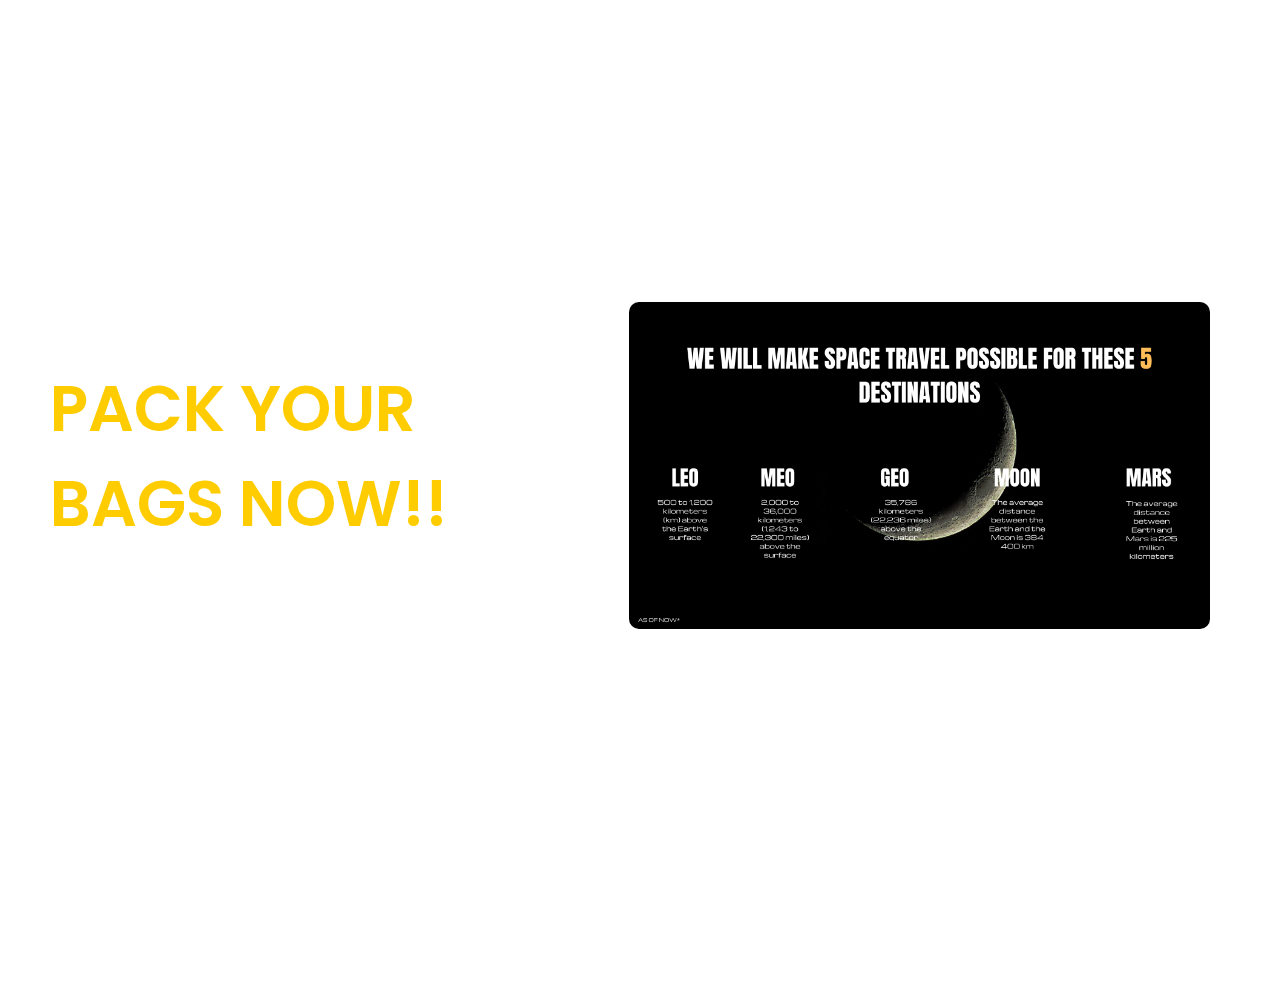
<file: book.html>
<!DOCTYPE html>
<html lang="en">
<head>
    <meta charset="UTF-8">
    <meta name="viewport" content="width=device-width, initial-scale=1.0">
    <meta http-equiv="X-UA-Compatible" content="IE=edge">
    <title>Home - IndieSpace</title>
    <link rel="stylesheet" href="styles.css">
</head>
<body>
    <header>
        <nav>
            <ul>
                <li><a href="index.html">Back to our Base</a></li>
            </ul>
        </nav>
    </header>

    <section class="home-content">
        <!-- Left Side: Headline and Subline -->
        <div class="quote-section">
            <h1 class="quote">PACK YOUR BAGS NOW!!</h1>
            <p class="subline">GET READY FOR THE RIDE TO MOON, MARS & BEYOND</p>
        </div>

        <!-- Right Side: Image -->
        <div class="image-section">
            <img src="images/dest.png" alt="Space Image" class="home-image">
            <p class="reality-text">We Can't Hold The Excitement!!</p>
        </div>
    </section>
</body>
</html>
</file>
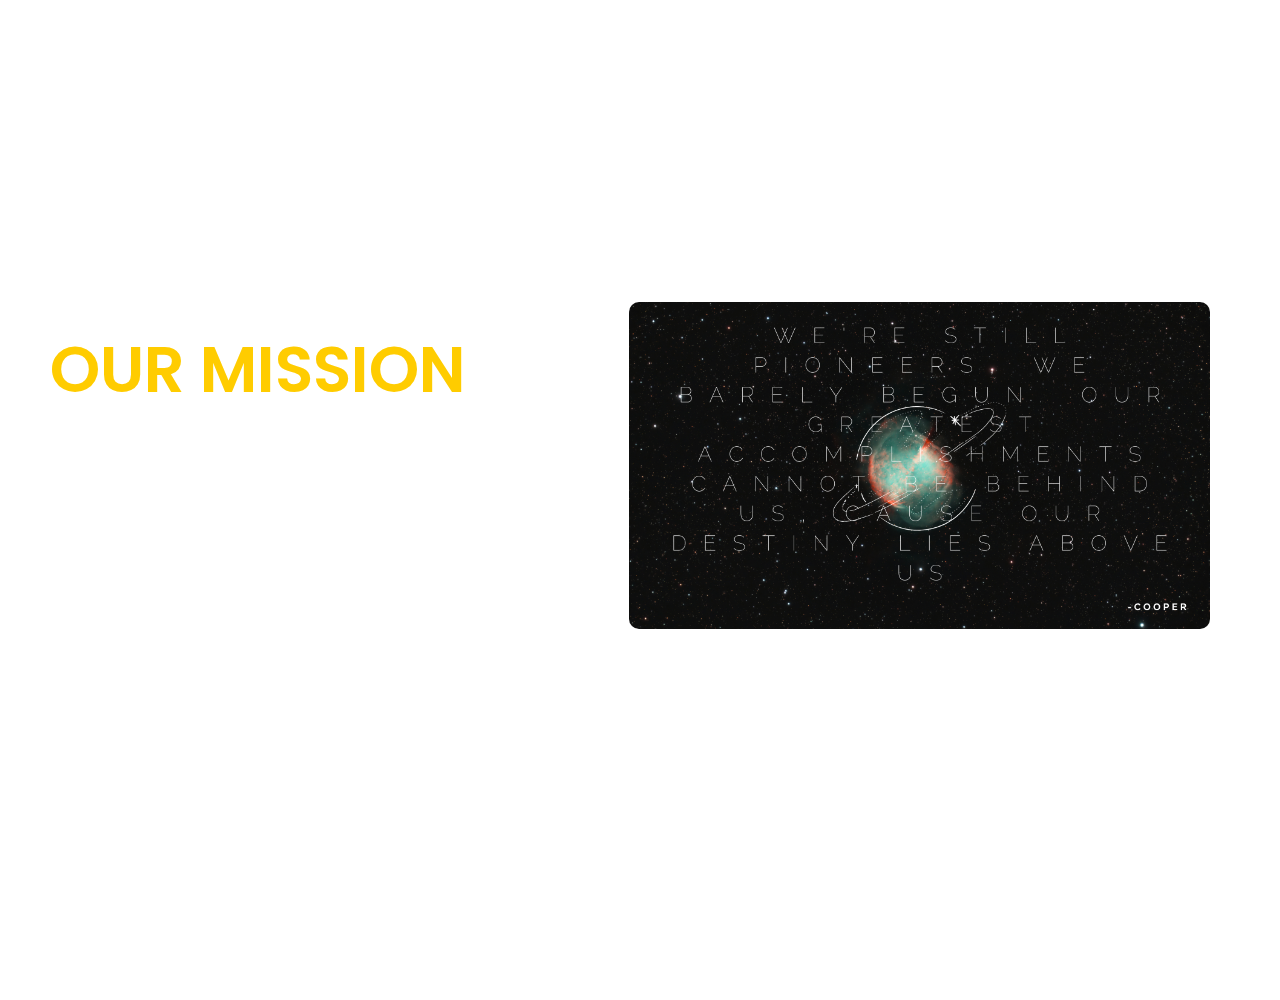
<file: mission.html>
<!DOCTYPE html>
<html lang="en">
<head>
    <meta charset="UTF-8">
    <meta name="viewport" content="width=device-width, initial-scale=1.0">
    <meta http-equiv="X-UA-Compatible" content="IE=edge">
    <title>Home - IndieSpace</title>
    <link rel="stylesheet" href="styles.css">
</head>
<body>
    <header>
        <nav>
            <ul>
                <li><a href="index.html">Back to our Base</a></li>
            </ul>
        </nav>
    </header>

    <section class="home-content">
        <!-- Left Side: Headline and Subline -->
        <div class="quote-section">
            <h1 class="quote">OUR MISSION</h1>
            <p class="subline">"A visionary movement fueling India’s dream of space exploration. Committed to reducing costs and launching humanity into LEO, MEO, GEO, the Moon, and Mars, INDIESPACE aims to make space accessible for all, aspiring to put an Indian on Mars by 2032 and pioneer in this field. Join us as we transform the future of space travel!"</p>
        </div>

        <!-- Right Side: Image -->
        <div class="image-section">
            <img src="images/mission.png" alt="Space Image" class="home-image">
            <p class="reality-text">- InterStellar</p>
        </div>
    </section>
</body>
</html>
</file>
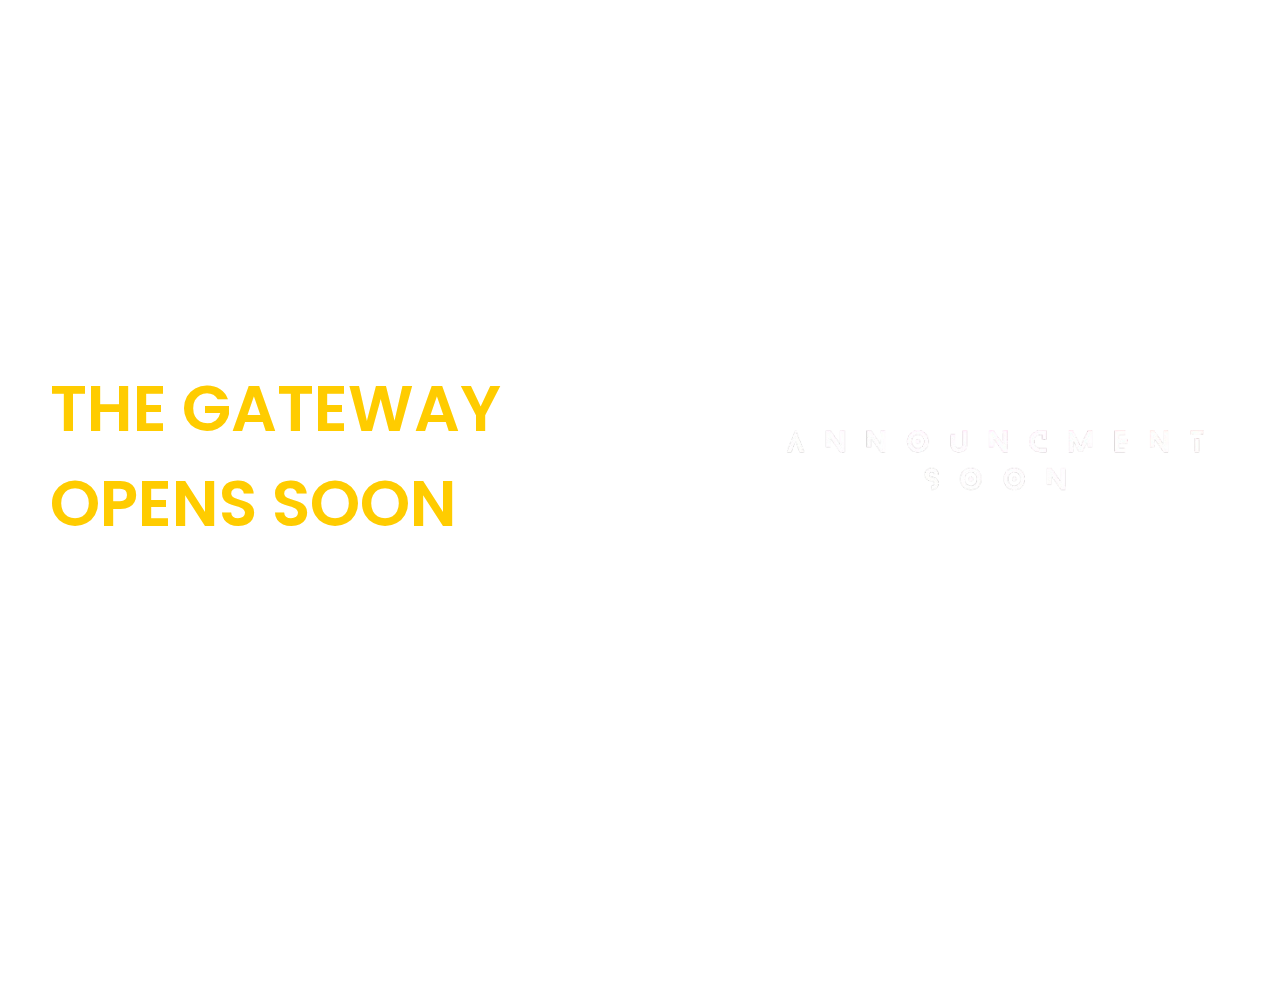
<file: upcoming.html>
<!DOCTYPE html>
<html lang="en">
<head>
    <meta charset="UTF-8">
    <meta name="viewport" content="width=device-width, initial-scale=1.0">
    <meta http-equiv="X-UA-Compatible" content="IE=edge">
    <title>Home - IndieSpace</title>
    <link rel="stylesheet" href="styles.css">
</head>
<body>
    <header>
        <nav>
            <ul>
                <li><a href="index.html">Back to our Base</a></li>
            </ul>
        </nav>
    </header>

    <section class="home-content">
        <!-- Left Side: Headline and Subline -->
        <div class="quote-section">
            <h1 class="quote">THE GATEWAY OPENS SOON</h1>
            <p class="subline">WE WILL BE ANNOUNCING THE LAUNCH DATES BEFORE MARCH 2025</p>
        </div>

        <!-- Right Side: Image -->
        <div class="image-section">
            <img src="images/soon.png" alt="Space Image" class="home-image">
            <p class="reality-text">We Can't Hold The Excitement!!</p>
        </div>
    </section>
</body>
</html>
</file>
<file: styles.css>
/* Importing Poppins and Roboto fonts from Google Fonts */
@import url('https://fonts.googleapis.com/css2?family=Poppins:wght@300;400;600;700&family=Roboto:wght@400;500&display=swap');

body {
    font-family: 'Poppins', sans-serif;
    margin: 0;
    padding: 0;
    background: url('https://images6.alphacoders.com/127/1275171.jpg') no-repeat center center/cover;
    background-attachment: fixed;
    color: white;
}

/* Style for the company logo */
.logo {
    width: 210px;
    height: auto;
    position: absolute;
    left: 20px;
    top: 10px;
}

/* Header and navigation styling */
header {
    color: white;
    padding: 30px 0;
    text-align: center;
    position: fixed;
    width: 100%;
    top: 0;
    z-index: 1000;
}

nav ul {
    list-style-type: none;
    padding: 0;
    margin: 0;
}

nav ul li {
    display: inline;
    margin-right: 40px;
}

nav ul li a {
    color: white;
    text-decoration: none;
    font-size: 18px;
}

/* Styling for the Home page content */
.home-content {
    display: flex;
    flex-direction: row;
    justify-content: space-between;
    align-items: center;
    height: 100vh;
    padding: 50px;
}

/* Left Side: Styling the Headline and Subline */
.quote-section {
    flex: 1;
    max-width: 45%; /* Allow space for the text */
    padding-right: 20px; /* Add some padding to the right */
}

.quote {
    font-size: 4em;
    font-family: 'Poppins', sans-serif;
    font-weight: 600;
    margin: 0;
    color: #ffcc00; /* Bold and catchy headline in a bright color */
}

.subline {
    font-size: 1.2em;
    margin-top: 10px;
    color: #ffffff; /* Keep the subline clear and simple */
}

/* Right Side: Image Styling */
.image-section {
    flex: 1.5;
    text-align: right;
    padding-right: 20px; /* Image will align to the extreme right */
}

.home-image {
    max-width: 85%; /* Shrink the image slightly for balance */
    height: auto;
    border-radius: 10px;
    animation: fadeIn 2s ease-in-out; /* Subtle fade-in animation */
}

/* Animation for Image Appearance */
@keyframes fadeIn {
    0% { opacity: 0; transform: translateX(30px); } /* Start off-screen */
    100% { opacity: 1; transform: translateX(0); } /* Slide in smoothly */
}

/* Styling for "This will be a reality soon" text */
.reality-text {
    font-family: 'Roboto', sans-serif;
    font-size: 1.2em;
    color: #ffffff;
    margin-top: 20px;
    text-align: right; /* Align with the image */
}

/* Hero section with left-aligned text */
.hero-section {
    height: 100vh;
    display: flex;
    justify-content: flex-start;
    align-items: center;
    padding-left: 80px;
    position: relative;
}

/* Gradient text for the hero section */
.hero-text h1 {
    font-size: 4em;
    font-weight: 700;
    background: linear-gradient(90deg, #8ca8b0, #386ca4);
    background-clip: text;
    -webkit-background-clip: text;
    color: transparent;
    -webkit-text-fill-color: transparent;
    margin-bottom: 10px;
}

.hero-text p {
    font-size: 1.0em;
    font-weight: 300;
    background: linear-gradient(90deg, #c1c5c6, #537889);
    background-clip: text;
    -webkit-background-clip: text;
    color: transparent;
    -webkit-text-fill-color: transparent;
    margin-top: 0;
    margin-bottom: 0;
}

/* Rocket image styling - size and animation */
.rocket-img {
    width: 550px; /* Increased the rocket size */
    height: auto;
    position: absolute;
    right: 25px;
    bottom: 0;
    animation: launch 10s ease-in-out infinite; /* Launch animation */
}

@keyframes launch {
    0% { transform: translateY(0); }
    30% { transform: translateY(-400px); } /* Rocket moving up */
    100% { transform: translateY(-100vh); } /* Rocket disappears off the screen */
}

/* Footer styling */
footer {
    color: white;
    padding: 20px 0;
    text-align: center;
}

.footer-content {
    display: flex;
    justify-content: space-between;
    align-items: center;
    max-width: 1200px;
    margin: 0 auto;
    padding: 20px;
}

.social-media {
    display: flex;
    align-items: center;
}

.social-title {
    margin-right: 10px;
}

.social-logo {
    width: 30px;
    height: auto;
    margin: 0 10px;
    transition: transform 0.3s;
}

.social-logo:hover {
    transform: scale(1.1);
}

/* Email Us section styling */
.email-us {
    margin-top: 20px;
}

.email-link {
    color: #ffffff;
    text-decoration: underline;
}

.email-link:hover {
    color: #ffcc00;
}


.mission-section {
    font-family: system-ui, -apple-system, BlinkMacSystemFont, 'Segoe UI', Roboto, Oxygen, Ubuntu, Cantarell, 'Open Sans', 'Helvetica Neue', sans-serif;
    margin-left: 500px;
    flex: 1.5;
    height:572px;
    width:1000px;
    text-align: right;
    padding-right: 20px; /* Image will align to the extreme right */
}
</file>
